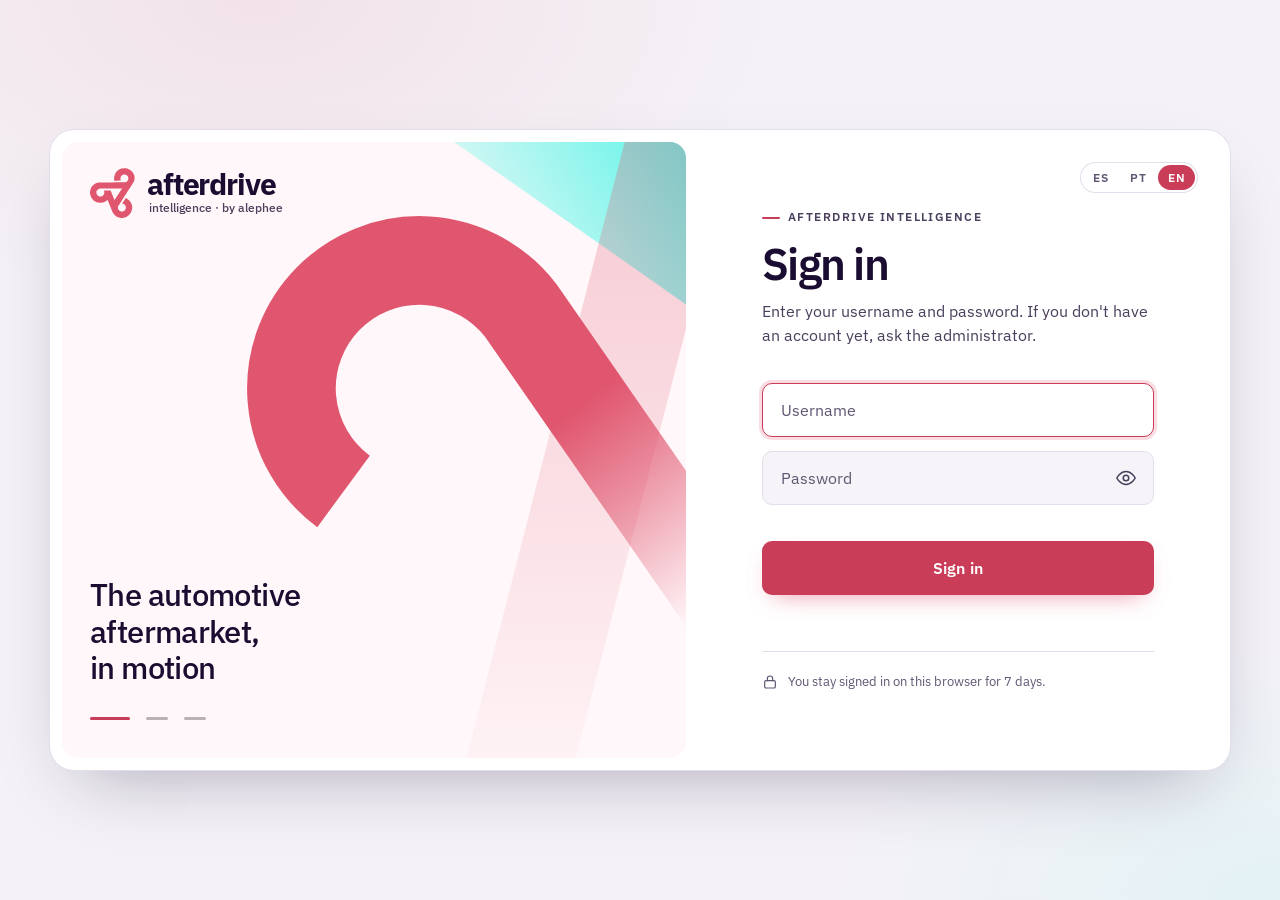
<file: express/src/public/login.html>
<!DOCTYPE html>
<html lang="es">
<head>
  <meta charset="UTF-8" />
  <meta name="viewport" content="width=device-width, initial-scale=1.0" />
  <title>Entrar · AfterDrive Intelligence</title>
  <!-- Ícono de Alephee en la pestaña: inline para que también cargue en el login, sin sesión. -->
  <link rel="icon" type="image/svg+xml" href="data:image/svg+xml,%3Csvg xmlns='http://www.w3.org/2000/svg' viewBox='0 0 144 161'%3E%3Cpath fill='%23E0566F' d='M98.7 160.7C98.4 160.5 97.4 160.2 96.3 160.1C95.2 159.9 93.9 159.6 93.2 159.4C92.6 159.2 92.0 159.0 91.8 159.0C91.6 159.0 91.1 158.8 90.5 158.5C90.0 158.2 89.4 158.0 89.3 158.0C89.1 158.0 87.8 157.4 85.6 156.2C83.8 155.2 80.2 152.4 78.6 150.7C77.5 149.6 75.9 147.6 74.9 146.1C74.6 145.7 74.0 144.6 73.4 143.5C72.8 142.4 72.3 141.4 72.2 141.3C72.1 141.2 72.0 141.0 72.0 140.8C72.0 140.6 71.8 140.1 71.5 139.5C71.2 139.0 71.0 138.3 71.0 138.1C71.0 137.9 70.8 137.3 70.5 136.8C70.2 136.2 70.0 135.7 70.0 135.5C70.0 135.3 69.8 134.8 69.6 134.5C69.4 134.1 69.1 133.5 69.0 133.0C68.9 132.5 68.6 131.9 68.4 131.5C68.2 131.2 68.0 130.7 68.0 130.5C68.0 130.3 67.8 129.8 67.6 129.4C67.2 128.8 66.9 128.0 66.1 125.6C65.9 125.1 65.6 124.6 65.5 124.4C65.4 124.3 65.1 123.6 64.9 122.9C64.6 122.2 64.3 121.2 64.1 120.7C63.9 120.2 63.6 119.6 63.5 119.4C63.3 119.2 63.2 118.8 63.1 118.5C63.0 118.2 62.7 117.5 62.5 117.0C62.2 116.4 62.0 115.9 62.0 115.8C62.0 115.6 61.8 115.1 61.5 114.5C61.2 114.0 61.0 113.4 61.0 113.2C61.0 113.1 60.8 112.5 60.5 112.0C60.2 111.5 60.0 110.9 60.0 110.8C60.0 110.6 59.8 110.1 59.5 109.5C58.8 108.0 58.1 106.2 57.9 105.5C57.8 105.2 57.7 104.8 57.5 104.6C57.4 104.4 57.2 104.0 57.1 103.7C56.9 103.0 56.4 102.8 55.9 103.4C55.3 104.2 52.5 106.4 51.1 107.2C49.7 108.0 45.8 110.0 45.5 110.0C45.4 110.0 44.8 110.2 44.1 110.5C43.4 110.8 42.7 111.0 42.4 111.0C42.2 111.0 41.5 111.2 40.9 111.4C40.1 111.7 38.7 111.9 36.3 112.0C29.8 112.5 24.4 111.7 19.7 109.5C19.2 109.2 18.5 108.9 18.2 108.8C14.2 106.9 9.2 102.5 6.3 98.3C3.7 94.5 1.5 89.3 1.1 86.1C0.9 84.4 0.4 82.1 0.2 81.9C-0.1 81.6 -0.0 76.2 0.3 75.7C0.4 75.5 0.5 75.2 0.5 75.1C0.4 74.9 0.5 74.4 0.7 74.0C0.9 73.6 1.0 72.8 1.0 72.3C1.0 71.8 1.2 70.7 1.5 69.9C1.8 69.0 2.0 68.2 2.0 68.0C2.0 67.7 2.4 66.9 3.8 63.9C5.1 61.4 5.1 61.3 6.2 59.8C7.5 58.2 8.9 56.5 9.8 55.7C10.2 55.4 10.7 54.9 11.0 54.6C11.6 54.0 13.7 52.3 15.0 51.5C15.5 51.2 16.1 50.8 16.4 50.6C19.0 48.9 24.0 47.2 27.3 47.0C28.5 46.9 29.8 46.7 30.1 46.6C30.5 46.5 47.1 46.4 71.7 46.4C101.5 46.4 113.0 46.3 113.7 46.2C114.8 45.9 116.9 45.0 118.1 44.2C121.4 42.0 123.7 37.5 123.5 33.6C123.4 31.7 122.9 29.4 122.4 28.5C122.2 28.1 122.0 27.6 122.0 27.5C122.0 27.3 121.6 26.7 121.1 26.0C119.7 24.2 117.7 22.8 114.5 21.6C113.1 21.0 110.0 20.8 108.2 21.2C105.2 21.7 102.5 23.3 100.9 25.4C99.9 26.7 99.0 28.3 99.0 28.6C99.0 28.8 98.8 29.5 98.5 30.2C98.0 31.3 98.0 31.7 98.0 33.8C98.0 36.2 98.0 36.4 99.0 38.9C99.3 39.8 99.5 40.6 99.4 40.6C99.3 40.7 94.6 40.8 88.9 40.8L78.5 40.7L78.3 40.2C78.1 39.8 77.6 34.9 77.6 33.6C77.6 32.1 78.1 27.9 78.3 27.0C78.5 26.4 78.7 25.4 78.9 24.8C79.3 23.3 80.3 20.5 80.7 20.0C80.9 19.7 81.0 19.3 81.0 19.1C81.0 18.9 81.2 18.4 81.5 18.0C81.8 17.6 82.0 17.2 82.0 17.1C82.0 17.0 82.2 16.7 82.5 16.3C82.7 16.0 83.0 15.6 83.1 15.4C83.8 14.2 84.9 12.8 85.4 12.1C86.9 10.5 88.3 9.1 89.4 8.2C90.8 7.0 93.7 5.0 94.1 5.0C94.2 5.0 94.6 4.8 95.0 4.5C95.4 4.2 95.8 4.0 96.0 4.0C96.2 4.0 96.6 3.8 97.0 3.5C97.4 3.2 97.9 3.0 98.1 3.0C98.3 3.0 98.9 2.8 99.3 2.6C102.3 1.3 108.3 0.6 113.6 1.0C116.6 1.2 121.1 2.1 121.7 2.6C121.8 2.7 122.3 2.9 122.8 3.0C124.7 3.5 129.1 6.0 131.5 7.9C133.1 9.1 135.1 11.2 136.5 12.8C138.0 14.6 140.0 17.6 140.0 18.0C140.0 18.2 140.2 18.6 140.5 19.0C140.8 19.4 141.0 19.8 141.0 20.0C141.0 20.1 141.2 20.7 141.5 21.3C142.3 23.0 142.8 24.8 143.0 26.6C143.1 27.5 143.3 28.4 143.4 28.7C143.5 29.0 143.5 29.5 143.5 29.8C143.4 30.1 143.5 30.4 143.7 30.7C144.1 31.1 144.1 32.9 143.7 33.3C143.5 33.6 143.4 33.9 143.5 34.5C143.6 35.0 143.5 35.5 143.4 35.8C143.3 36.1 143.1 36.9 143.0 37.6C142.7 39.6 141.2 44.2 140.5 45.0C140.4 45.2 140.1 45.6 140.0 46.0C139.9 46.5 139.7 46.8 139.6 46.8C139.5 46.8 139.2 47.1 139.0 47.5C138.8 48.0 138.3 48.7 138.0 49.1C137.7 49.6 137.1 50.7 136.5 51.5C136.0 52.4 135.2 53.6 134.8 54.2C134.4 54.8 134.0 55.4 134.0 55.5C134.0 55.6 133.8 55.9 133.6 56.2C133.3 56.5 132.9 57.1 132.7 57.4C132.5 57.8 132.1 58.4 131.9 58.8C131.6 59.2 131.3 59.8 131.1 60.1C130.9 60.4 130.6 60.8 130.4 61.0C130.2 61.2 130.0 61.5 130.0 61.6C130.0 61.7 129.5 62.5 129.0 63.4C128.4 64.2 127.7 65.3 127.4 65.8C127.1 66.2 126.7 66.9 126.5 67.2C126.2 67.5 126.0 67.8 126.0 67.9C126.0 68.0 125.8 68.4 125.5 68.7C125.2 69.1 125.0 69.4 125.0 69.5C125.0 69.6 124.8 69.9 124.5 70.2C124.2 70.6 124.0 70.9 124.0 71.1C124.0 71.2 123.8 71.6 123.6 71.9C123.3 72.1 122.8 72.8 122.5 73.3C122.2 73.9 121.3 75.3 120.4 76.6C119.0 78.8 118.4 79.8 117.5 81.2C117.3 81.6 116.9 82.2 116.7 82.5C116.5 82.8 116.2 83.2 116.1 83.4C116.0 83.6 115.7 84.0 115.5 84.3C115.2 84.7 115.0 85.0 115.0 85.2C115.0 85.3 114.8 85.6 114.6 85.9C114.3 86.1 113.8 86.8 113.5 87.3C113.2 87.9 112.5 88.9 112.0 89.7C111.5 90.5 111.0 91.3 110.8 91.6C110.6 91.9 110.1 92.7 109.7 93.3C109.3 94.0 108.7 94.8 108.5 95.2C108.3 95.6 107.9 96.2 107.7 96.5C107.1 97.4 106.5 98.4 106.1 99.2C105.9 99.5 105.7 99.8 105.6 99.8C105.5 99.8 105.3 100.1 105.1 100.5C104.9 100.8 104.3 101.7 103.8 102.5C103.3 103.3 102.7 104.2 102.5 104.6C102.3 105.0 101.9 105.6 101.7 105.9C101.5 106.2 101.2 106.6 101.1 106.8C101.0 107.0 100.7 107.4 100.5 107.7C100.3 108.0 100.0 108.4 99.9 108.6C99.8 108.8 99.5 109.2 99.3 109.5C99.1 109.8 98.7 110.4 98.5 110.9C97.3 112.7 97.0 113.3 95.5 115.6C94.6 116.9 93.4 118.6 92.8 119.3C91.3 121.3 90.2 123.7 90.0 125.7C89.7 127.8 90.0 130.7 90.6 131.9C90.8 132.3 91.0 132.8 91.0 133.0C91.0 133.4 92.3 135.3 93.4 136.3C94.3 137.3 96.7 139.0 97.1 139.0C97.2 139.0 97.7 139.2 98.1 139.4C99.1 140.0 99.9 140.2 102.3 140.4C104.4 140.6 106.0 140.3 108.0 139.3C110.1 138.2 113.1 135.2 114.4 132.8C114.8 131.9 115.8 128.5 115.8 127.6C115.8 126.8 114.8 123.2 114.3 122.3C113.5 120.9 111.7 118.5 110.8 117.8C109.3 116.4 106.8 115.2 105.1 115.0C104.2 114.9 104.1 114.8 104.0 114.4C104.0 114.1 104.1 113.8 104.4 113.5C104.7 113.2 106.9 109.9 108.5 107.4C108.9 106.7 109.1 106.4 110.3 104.7C111.6 102.7 111.7 102.5 111.9 102.2C112.0 102.0 112.3 101.6 112.5 101.3C113.0 100.6 113.2 100.2 113.7 99.4C114.5 98.2 115.4 97.0 115.7 97.0C115.8 97.0 116.2 97.2 116.4 97.4C116.7 97.6 117.5 98.0 118.3 98.4C119.1 98.8 119.9 99.3 120.2 99.5C120.5 99.7 121.2 100.1 121.7 100.5C123.6 101.7 125.6 103.6 127.5 105.8C129.4 108.0 131.0 110.2 131.0 110.5C131.0 110.6 131.1 110.8 131.3 111.0C131.5 111.2 132.5 113.0 133.5 115.3C134.1 116.6 134.9 119.4 135.2 121.0C135.3 121.7 135.5 122.8 135.6 123.3C135.9 124.8 135.7 132.1 135.3 133.1C135.2 133.5 135.0 134.2 135.0 134.6C135.0 136.7 131.7 144.1 129.5 146.8C129.3 147.1 128.8 147.7 128.5 148.1C126.7 150.5 123.1 153.7 120.5 155.4C118.8 156.5 118.0 157.0 117.9 157.0C117.9 157.0 117.0 157.4 115.9 157.9C113.8 158.9 110.5 160.0 109.5 160.0C109.1 160.0 108.2 160.2 107.5 160.5C106.2 161.0 105.8 161.0 102.6 161.0C99.8 161.0 99.0 160.9 98.7 160.7ZM79.7 102.1C79.9 101.9 80.0 101.7 80.0 101.6C80.0 101.5 80.2 101.1 80.5 100.8C80.7 100.5 81.1 99.9 81.3 99.6C81.5 99.2 81.8 98.7 82.0 98.5C82.2 98.3 82.5 97.8 82.7 97.4C82.9 97.1 83.3 96.5 83.6 96.2C83.8 95.9 84.0 95.6 84.0 95.5C84.0 95.3 84.9 93.9 85.5 93.1C85.7 92.9 86.1 92.2 86.5 91.6C86.9 91.0 87.3 90.3 87.5 90.1C87.7 89.9 88.1 89.2 88.4 88.7C88.8 88.2 90.2 86.0 91.6 83.9C92.9 81.8 94.3 79.8 94.5 79.4C94.9 78.7 95.1 78.4 96.3 76.7C97.6 74.7 97.7 74.5 97.9 74.2C98.0 74.0 98.3 73.6 98.5 73.3C98.8 72.9 99.0 72.6 99.0 72.5C99.0 72.4 99.2 72.1 99.5 71.8C99.7 71.5 100.1 70.9 100.3 70.6C100.5 70.2 100.8 69.7 101.0 69.5C101.2 69.3 101.5 68.8 101.7 68.5C101.9 68.2 102.2 67.7 102.4 67.4C102.6 67.1 102.8 66.7 102.8 66.5C102.8 66.2 99.2 66.2 67.5 66.2C47.4 66.2 32.0 66.3 31.8 66.4C31.5 66.5 30.8 66.7 30.2 66.8C27.2 67.5 23.8 70.0 22.1 72.8C22.0 73.0 21.7 73.3 21.5 73.6C21.4 73.9 21.0 75.0 20.8 76.0C20.4 77.8 20.5 79.6 21.0 82.2C21.4 84.2 22.6 86.5 24.1 88.1C25.1 89.3 27.5 91.0 28.1 91.0C28.2 91.0 28.9 91.2 29.5 91.4C30.5 91.8 31.1 91.9 33.3 91.9C35.5 91.8 36.1 91.8 37.4 91.3C38.2 91.0 39.1 90.6 39.4 90.4C39.7 90.2 40.0 90.0 40.1 90.0C40.6 90.0 43.4 87.3 44.0 86.2C44.2 85.8 44.5 85.3 44.7 85.0C44.9 84.7 45.2 83.9 45.5 83.1C46.0 81.8 46.1 81.4 46.1 79.1C46.1 76.3 46.1 76.7 44.7 73.2C44.5 72.9 44.4 72.5 44.5 72.4C44.6 72.3 48.9 72.2 55.2 72.2L65.8 72.2L66.3 72.7C66.6 72.9 67.0 73.6 67.2 74.3C67.4 75.0 67.8 75.9 67.9 76.4C68.1 76.9 68.4 77.4 68.5 77.6C68.6 77.7 68.9 78.4 69.1 79.1C69.4 79.8 69.7 80.8 69.9 81.3C70.1 81.9 70.4 82.4 70.5 82.6C70.7 82.8 70.8 83.2 70.9 83.5C71.0 83.8 71.3 84.5 71.5 85.0C71.8 85.6 72.0 86.1 72.0 86.2C72.0 86.4 72.2 87.0 72.5 87.5C72.8 88.1 73.0 88.6 73.0 88.8C73.0 88.9 73.2 89.5 73.5 90.0C73.8 90.5 74.0 91.1 74.0 91.2C74.0 91.4 74.2 91.9 74.5 92.5C75.3 94.1 76.0 95.9 76.0 96.2C76.0 96.3 76.2 96.8 76.4 97.2C76.6 97.6 76.9 98.3 77.1 98.8C77.4 99.7 78.1 101.7 78.3 102.2C78.4 102.5 79.3 102.5 79.7 102.1Z'/%3E%3C/svg%3E">
  <link rel="preconnect" href="https://fonts.googleapis.com">
  <link rel="preconnect" href="https://fonts.gstatic.com" crossorigin>
  <link href="https://fonts.googleapis.com/css2?family=IBM+Plex+Sans:wght@400;500;600;700&display=swap" rel="stylesheet">
  <script>
    (function () {
      var t = null;
      try { t = localStorage.getItem("ad-theme"); } catch (e) {}
      if (!t) t = window.matchMedia && window.matchMedia("(prefers-color-scheme: dark)").matches ? "dark" : "light";
      document.documentElement.setAttribute("data-theme", t);
    })();
  </script>
  <style>
    /* Paleta de Alephee (rosa, violeta oscuro y turquesa), con una
       ilustración de la marca a la izquierda. Sigue el tema claro/oscuro del dashboard (misma clave en
       localStorage), y el logo se adapta a los dos. */
    :root,
    [data-theme="light"] {
      --fondo: #F4F2F7;
      --marco: #FFFFFF;
      --linea: #E3DEEB;
      --campo: #F6F4F9;
      --campo-borde: #E3DEEB;
      --campo-borde-hover: #BDB3CC;
      --campo-foco: #FFFFFF;
      --marca: #C93D58;
      --marca-hover: #B5324C;
      --marca-rgb: 224, 86, 111;
      --sobre-marca: #FFFFFF;
      --turquesa-rgb: 77, 245, 230;
      --err: #B83232;
      --aviso: #94600A;
      --text-hi: #1B0D31;
      --text-mid: #4A3F5C;
      --text-lo: #615672;
      --escena-fondo: #FFF7F9;
      --escena-texto: #1B0D31;
      --escena-sub: #4A3F5C;
      --logo-fondo: #FFFFFF;
      --logo-texto: #1B0D31;
      --logo-borde: #E3DEEB;
      --sombra: 0 0 0 1px var(--linea), 0 30px 70px -30px rgba(27, 13, 49, 0.35);
      color-scheme: light;
    }
    [data-theme="dark"] {
      --fondo: #140C22;
      --marco: #1E1430;
      --linea: #33264A;
      --campo: #180F28;
      --campo-borde: #33264A;
      --campo-borde-hover: #4D3D68;
      --campo-foco: #180F28;
      --marca: #E0566F;
      --marca-hover: #E8758A;
      --marca-rgb: 224, 86, 111;
      --sobre-marca: #1B0D31;
      --turquesa-rgb: 77, 245, 230;
      --err: #FF8585;
      --aviso: #F2BE5C;
      --text-hi: #EEEAF5;
      --text-mid: #C2BAD3;
      --text-lo: #A398B8;
      --escena-fondo: #1B0D31;
      --escena-texto: #FFFFFF;
      --escena-sub: rgba(255, 255, 255, 0.72);
      --logo-fondo: #1B0D31;
      --logo-texto: #FFFFFF;
      --logo-borde: rgba(255, 255, 255, 0.12);
      --sombra: 0 0 0 1px var(--linea), 0 40px 90px -30px rgba(0, 0, 0, 0.7);
      color-scheme: dark;
    }
    :root {
      --font: 'IBM Plex Sans', system-ui, sans-serif;
      --ease-out: cubic-bezier(0.22, 1, 0.36, 1);
    }

    *, *::before, *::after { box-sizing: border-box; margin: 0; padding: 0; }

    html { background: var(--fondo); }

    body {
      background:
        radial-gradient(60% 50% at 20% 0%, rgba(var(--marca-rgb), 0.10), transparent 70%),
        radial-gradient(50% 40% at 100% 100%, rgba(var(--turquesa-rgb), 0.10), transparent 70%),
        var(--fondo);
      color: var(--text-hi);
      font-family: var(--font);
      font-size: 0.9375rem;
      line-height: 1.55;
      min-height: 100dvh;
      display: grid;
      place-items: center;
      padding: 32px 24px;
      -webkit-font-smoothing: antialiased;
    }

    :focus { outline: none; }
    :focus-visible { outline: 2px solid var(--marca); outline-offset: 3px; }

    .sr { position: absolute; width: 1px; height: 1px; overflow: hidden; clip: rect(0 0 0 0); white-space: nowrap; }

    /* ── Marco ─────────────────────────────────────────────────────────── */
    .marco {
      width: 100%;
      max-width: 1180px;
      min-height: min(640px, calc(100dvh - 64px));
      display: grid;
      grid-template-columns: minmax(0, 1.2fr) minmax(0, 1fr);
      gap: 12px;
      padding: 12px;
      border-radius: 24px;
      background: var(--marco);
      box-shadow: var(--sombra);
      animation: aparecer 600ms var(--ease-out) both;
    }

    /* ── Ilustración de la marca (izquierda) ───────────────────────────────
       Formas del banner de Alephee: una cinta rosa ancha que se curva como
       el rulo del logo y se desvanece, una franja rosa translúcida y una cuña
       turquesa. Es SVG inline: no se descarga nada antes de tener sesión. */
    .escena {
      position: relative;
      overflow: hidden;
      border-radius: 16px;
      display: flex;
      flex-direction: column;
      justify-content: space-between;
      padding: 26px 28px 28px;
      color: var(--escena-texto);
      background: var(--escena-fondo);
      isolation: isolate;
    }
    .escena-arte { position: absolute; inset: 0; width: 100%; height: 100%; z-index: -1; }
    .arte-cinta { animation: cintaEntra 1.2s var(--ease-out) both; transform-origin: 300px 330px; }
    .arte-franja { animation: franjaEntra 1.4s 0.15s var(--ease-out) both; }
    .arte-cuna { animation: cunaBrilla 7s ease-in-out infinite alternate; }

    .marca { display: flex; align-items: center; gap: 12px; }
    /* Isologo: el ícono original de Alephee con "afterdrive" y la bajada. */
    .logo { height: 50px; flex-shrink: 0; color: #E0566F; }
    .logo svg { display: block; height: 100%; width: auto; animation: logoGira 1.2s var(--ease-out) both; }
    .marca-nombre { font-weight: 700; font-size: 1.9rem; letter-spacing: -0.035em; line-height: 0.85; }
    .marca-nombre span { display: block; margin-top: 5px; padding-left: 2px; font-weight: 500; font-size: 0.72rem; color: var(--escena-sub); letter-spacing: 0; line-height: 1.1; }

    .lema-frases { display: grid; max-width: 30ch; }
    .lema-frases p {
      grid-area: 1 / 1;
      font-size: clamp(1.45rem, 2.4vw, 2rem);
      font-weight: 500;
      line-height: 1.18;
      letter-spacing: -0.02em;
      text-wrap: balance;
      opacity: 0;
      transform: translateY(10px);
      transition: opacity 500ms var(--ease-out), transform 500ms var(--ease-out);
    }
    .lema-frases p.activa { opacity: 1; transform: none; }
    .lema-puntos { display: flex; gap: 4px; margin: 20px 0 0 -6px; }
    .lema-puntos button {
      width: 34px; height: 24px;
      border: 0;
      background: none;
      cursor: pointer;
      display: grid; place-items: center;
      padding: 0 6px;
    }
    .lema-puntos button::before {
      content: '';
      width: 100%; height: 3px;
      border-radius: 3px;
      background: color-mix(in srgb, currentColor 28%, transparent);
      transition: background 300ms;
    }
    .lema-puntos button[aria-current="true"] { width: 52px; }
    .lema-puntos button[aria-current="true"]::before { background: var(--marca); }

    /* ── Acceso (derecha) ──────────────────────────────────────────────── */
    .acceso {
      display: flex;
      flex-direction: column;
      justify-content: center;
      padding: 48px clamp(28px, 5vw, 72px);
    }
    .acceso > * { animation: subir 600ms var(--ease-out) both; }
    .acceso > :nth-child(2) { animation-delay: 70ms; }
    .acceso > :nth-child(3) { animation-delay: 140ms; }
    .acceso > :nth-child(4) { animation-delay: 210ms; }
    .acceso > :nth-child(5) { animation-delay: 280ms; }

    .etiqueta {
      display: inline-flex; align-items: center; gap: 8px;
      font-size: 0.75rem; font-weight: 600;
      letter-spacing: 0.12em; text-transform: uppercase;
      color: var(--text-mid);
    }
    .etiqueta::before { content: ''; width: 18px; height: 2px; border-radius: 2px; background: var(--marca); }

    h1 {
      margin-top: 14px;
      font-size: clamp(2rem, 3.4vw, 2.75rem);
      font-weight: 600;
      letter-spacing: -0.035em;
      line-height: 1.05;
    }
    .sub { margin-top: 12px; color: var(--text-mid); font-size: 0.975rem; max-width: 42ch; }

    form { display: grid; gap: 14px; margin-top: 36px; }

    .campo { position: relative; }
    input {
      width: 100%;
      min-height: 54px;
      padding: 14px 18px;
      border: 1px solid var(--campo-borde);
      border-radius: 10px;
      background: var(--campo);
      color: var(--text-hi);
      font-family: var(--font);
      font-size: 1rem;
      transition: border-color 160ms, background 160ms, box-shadow 160ms;
    }
    input::placeholder { color: var(--text-lo); opacity: 1; }
    input:hover { border-color: var(--campo-borde-hover); }
    input:focus { border-color: var(--marca); background: var(--campo-foco); box-shadow: 0 0 0 3px rgba(var(--marca-rgb), 0.2); }
    input:focus-visible { outline: none; }
    .campo-clave input { padding-right: 56px; }
    /* Edge agrega su propio ojo al campo de contraseña; usamos solo el nuestro. */
    .campo-clave input::-ms-reveal, .campo-clave input::-ms-clear { display: none; }

    .ojo {
      position: absolute; top: 50%; right: 8px;
      width: 40px; height: 40px;
      transform: translateY(-50%);
      border: 0;
      border-radius: 8px;
      background: none;
      color: var(--text-mid);
      display: grid; place-items: center;
      cursor: pointer;
    }
    .ojo:hover { color: var(--text-hi); }
    .ojo svg { width: 22px; height: 22px; }
    .ojo[aria-pressed="true"] .ojo-abierto, .ojo[aria-pressed="false"] .ojo-tachado { display: none; }

    .mayus { min-height: 1.3em; margin: -8px 0 -10px; font-size: 0.8125rem; color: var(--aviso); }

    .entrar {
      min-height: 54px;
      margin-top: 8px;
      padding: 12px 20px;
      border: 0;
      border-radius: 10px;
      background: var(--marca);
      color: var(--sobre-marca);
      font-family: var(--font);
      font-size: 1rem;
      font-weight: 600;
      letter-spacing: 0.01em;
      cursor: pointer;
      transition: background 160ms, transform 160ms var(--ease-out), box-shadow 160ms;
      box-shadow: 0 10px 24px -12px rgba(var(--marca-rgb), 0.7);
    }
    .entrar:hover { background: var(--marca-hover); }
    .entrar:active { transform: scale(0.99); }
    .entrar:disabled { cursor: progress; opacity: 0.75; }

    .error { min-height: 1.4em; font-size: 0.875rem; font-weight: 500; color: var(--err); }

    .nota {
      display: flex; align-items: center; gap: 10px;
      margin-top: 22px; padding-top: 20px;
      border-top: 1px solid var(--linea);
      color: var(--text-lo);
      font-size: 0.8125rem;
    }
    .nota svg { width: 16px; height: 16px; flex-shrink: 0; }

    @keyframes aparecer { from { opacity: 0; transform: translateY(14px) scale(0.99); } }
    @keyframes subir { from { opacity: 0; transform: translateY(12px); } }
    @keyframes cintaEntra { from { opacity: 0; transform: rotate(-24deg) scale(0.92); } }
    @keyframes franjaEntra { from { opacity: 0; transform: translateX(60px); } }
    @keyframes cunaBrilla { to { opacity: 0.6; } }
    @keyframes logoGira { from { transform: rotate(-120deg); opacity: 0; } }

    /* ── Pantallas chicas: la imagen pasa a ser una franja arriba ──────── */
    @media (max-width: 860px) {
      body { padding: 16px; place-items: start center; }
      .marco { grid-template-columns: minmax(0, 1fr); min-height: 0; max-width: 560px; }
      .escena { min-height: 260px; padding: 18px 18px 16px; }
      /* La ilustración se corre a la derecha para dejar libres el logo y la frase. */
      .escena-arte { left: auto; right: -32%; width: 82%; }
      .lema-frases { max-width: 62%; }
      .lema-frases p { font-size: 1.25rem; }
      .lema-puntos { margin-top: 10px; }
      .acceso { padding: 28px 16px 28px; }
      form { margin-top: 26px; }
    }

    /* Idioma: se elige acá, antes de entrar (y antes del recorrido guiado). */
    .acceso { position: relative; }
    .idiomas { position: absolute; top: 20px; right: 20px; display: flex; gap: 2px; padding: 3px; border-radius: 999px; box-shadow: inset 0 0 0 1px var(--linea); animation: none; }
    .idiomas button {
      padding: 5px 10px; border: 0; border-radius: 999px;
      background: transparent; color: var(--text-lo); cursor: pointer;
      font-family: var(--font); font-size: 0.72rem; font-weight: 600; letter-spacing: 0.04em;
    }
    .idiomas button:hover { color: var(--text-hi); }
    .idiomas button[aria-pressed="true"] { background: var(--marca); color: var(--sobre-marca); }
    @media (max-width: 860px) { .idiomas { position: static; align-self: flex-end; margin-bottom: 16px; } }

    @media (prefers-reduced-motion: reduce) {
      *, *::before, *::after { animation: none !important; transition: none !important; }
    }
  </style>
</head>
<body>
  <div class="marco">
    <section class="escena" aria-label="AfterDrive Intelligence">
      <svg class="escena-arte" viewBox="0 0 600 700" preserveAspectRatio="xMidYMid slice" aria-hidden="true" focusable="false">
        <defs>
          <linearGradient id="g-cinta" x1="0" y1="0" x2="1" y2="1">
            <stop offset="0" stop-color="#E0566F"/>
            <stop offset="0.55" stop-color="#E0566F"/>
            <stop offset="1" stop-color="#E0566F" stop-opacity="0"/>
          </linearGradient>
          <linearGradient id="g-franja" x1="0" y1="0" x2="0" y2="1">
            <stop offset="0" stop-color="#E0566F" stop-opacity="0.32"/>
            <stop offset="1" stop-color="#E0566F" stop-opacity="0"/>
          </linearGradient>
          <linearGradient id="g-cuna" x1="1" y1="0" x2="0" y2="0.4">
            <stop offset="0" stop-color="#4DF5E6"/>
            <stop offset="1" stop-color="#4DF5E6" stop-opacity="0"/>
          </linearGradient>
        </defs>
        <path class="arte-cuna" d="M600 0 H300 L600 210 Z" fill="url(#g-cuna)"/>
        <path class="arte-franja" d="M560 -20 H665 L475 720 H370 Z" fill="url(#g-franja)"/>
        <g transform="translate(110 -30) scale(0.82)"><path class="arte-cinta" d="M196 512 A150 150 0 1 1 404 300 L640 640" fill="none" stroke="url(#g-cinta)" stroke-width="104"/></g>
      </svg>
      <div class="marca">
        <div class="logo"><svg viewBox="0 0 144 161" aria-hidden="true" focusable="false"><path fill="currentColor" d="M98.7 160.7C98.4 160.5 97.4 160.2 96.3 160.1C95.2 159.9 93.9 159.6 93.2 159.4C92.6 159.2 92.0 159.0 91.8 159.0C91.6 159.0 91.1 158.8 90.5 158.5C90.0 158.2 89.4 158.0 89.3 158.0C89.1 158.0 87.8 157.4 85.6 156.2C83.8 155.2 80.2 152.4 78.6 150.7C77.5 149.6 75.9 147.6 74.9 146.1C74.6 145.7 74.0 144.6 73.4 143.5C72.8 142.4 72.3 141.4 72.2 141.3C72.1 141.2 72.0 141.0 72.0 140.8C72.0 140.6 71.8 140.1 71.5 139.5C71.2 139.0 71.0 138.3 71.0 138.1C71.0 137.9 70.8 137.3 70.5 136.8C70.2 136.2 70.0 135.7 70.0 135.5C70.0 135.3 69.8 134.8 69.6 134.5C69.4 134.1 69.1 133.5 69.0 133.0C68.9 132.5 68.6 131.9 68.4 131.5C68.2 131.2 68.0 130.7 68.0 130.5C68.0 130.3 67.8 129.8 67.6 129.4C67.2 128.8 66.9 128.0 66.1 125.6C65.9 125.1 65.6 124.6 65.5 124.4C65.4 124.3 65.1 123.6 64.9 122.9C64.6 122.2 64.3 121.2 64.1 120.7C63.9 120.2 63.6 119.6 63.5 119.4C63.3 119.2 63.2 118.8 63.1 118.5C63.0 118.2 62.7 117.5 62.5 117.0C62.2 116.4 62.0 115.9 62.0 115.8C62.0 115.6 61.8 115.1 61.5 114.5C61.2 114.0 61.0 113.4 61.0 113.2C61.0 113.1 60.8 112.5 60.5 112.0C60.2 111.5 60.0 110.9 60.0 110.8C60.0 110.6 59.8 110.1 59.5 109.5C58.8 108.0 58.1 106.2 57.9 105.5C57.8 105.2 57.7 104.8 57.5 104.6C57.4 104.4 57.2 104.0 57.1 103.7C56.9 103.0 56.4 102.8 55.9 103.4C55.3 104.2 52.5 106.4 51.1 107.2C49.7 108.0 45.8 110.0 45.5 110.0C45.4 110.0 44.8 110.2 44.1 110.5C43.4 110.8 42.7 111.0 42.4 111.0C42.2 111.0 41.5 111.2 40.9 111.4C40.1 111.7 38.7 111.9 36.3 112.0C29.8 112.5 24.4 111.7 19.7 109.5C19.2 109.2 18.5 108.9 18.2 108.8C14.2 106.9 9.2 102.5 6.3 98.3C3.7 94.5 1.5 89.3 1.1 86.1C0.9 84.4 0.4 82.1 0.2 81.9C-0.1 81.6 -0.0 76.2 0.3 75.7C0.4 75.5 0.5 75.2 0.5 75.1C0.4 74.9 0.5 74.4 0.7 74.0C0.9 73.6 1.0 72.8 1.0 72.3C1.0 71.8 1.2 70.7 1.5 69.9C1.8 69.0 2.0 68.2 2.0 68.0C2.0 67.7 2.4 66.9 3.8 63.9C5.1 61.4 5.1 61.3 6.2 59.8C7.5 58.2 8.9 56.5 9.8 55.7C10.2 55.4 10.7 54.9 11.0 54.6C11.6 54.0 13.7 52.3 15.0 51.5C15.5 51.2 16.1 50.8 16.4 50.6C19.0 48.9 24.0 47.2 27.3 47.0C28.5 46.9 29.8 46.7 30.1 46.6C30.5 46.5 47.1 46.4 71.7 46.4C101.5 46.4 113.0 46.3 113.7 46.2C114.8 45.9 116.9 45.0 118.1 44.2C121.4 42.0 123.7 37.5 123.5 33.6C123.4 31.7 122.9 29.4 122.4 28.5C122.2 28.1 122.0 27.6 122.0 27.5C122.0 27.3 121.6 26.7 121.1 26.0C119.7 24.2 117.7 22.8 114.5 21.6C113.1 21.0 110.0 20.8 108.2 21.2C105.2 21.7 102.5 23.3 100.9 25.4C99.9 26.7 99.0 28.3 99.0 28.6C99.0 28.8 98.8 29.5 98.5 30.2C98.0 31.3 98.0 31.7 98.0 33.8C98.0 36.2 98.0 36.4 99.0 38.9C99.3 39.8 99.5 40.6 99.4 40.6C99.3 40.7 94.6 40.8 88.9 40.8L78.5 40.7L78.3 40.2C78.1 39.8 77.6 34.9 77.6 33.6C77.6 32.1 78.1 27.9 78.3 27.0C78.5 26.4 78.7 25.4 78.9 24.8C79.3 23.3 80.3 20.5 80.7 20.0C80.9 19.7 81.0 19.3 81.0 19.1C81.0 18.9 81.2 18.4 81.5 18.0C81.8 17.6 82.0 17.2 82.0 17.1C82.0 17.0 82.2 16.7 82.5 16.3C82.7 16.0 83.0 15.6 83.1 15.4C83.8 14.2 84.9 12.8 85.4 12.1C86.9 10.5 88.3 9.1 89.4 8.2C90.8 7.0 93.7 5.0 94.1 5.0C94.2 5.0 94.6 4.8 95.0 4.5C95.4 4.2 95.8 4.0 96.0 4.0C96.2 4.0 96.6 3.8 97.0 3.5C97.4 3.2 97.9 3.0 98.1 3.0C98.3 3.0 98.9 2.8 99.3 2.6C102.3 1.3 108.3 0.6 113.6 1.0C116.6 1.2 121.1 2.1 121.7 2.6C121.8 2.7 122.3 2.9 122.8 3.0C124.7 3.5 129.1 6.0 131.5 7.9C133.1 9.1 135.1 11.2 136.5 12.8C138.0 14.6 140.0 17.6 140.0 18.0C140.0 18.2 140.2 18.6 140.5 19.0C140.8 19.4 141.0 19.8 141.0 20.0C141.0 20.1 141.2 20.7 141.5 21.3C142.3 23.0 142.8 24.8 143.0 26.6C143.1 27.5 143.3 28.4 143.4 28.7C143.5 29.0 143.5 29.5 143.5 29.8C143.4 30.1 143.5 30.4 143.7 30.7C144.1 31.1 144.1 32.9 143.7 33.3C143.5 33.6 143.4 33.9 143.5 34.5C143.6 35.0 143.5 35.5 143.4 35.8C143.3 36.1 143.1 36.9 143.0 37.6C142.7 39.6 141.2 44.2 140.5 45.0C140.4 45.2 140.1 45.6 140.0 46.0C139.9 46.5 139.7 46.8 139.6 46.8C139.5 46.8 139.2 47.1 139.0 47.5C138.8 48.0 138.3 48.7 138.0 49.1C137.7 49.6 137.1 50.7 136.5 51.5C136.0 52.4 135.2 53.6 134.8 54.2C134.4 54.8 134.0 55.4 134.0 55.5C134.0 55.6 133.8 55.9 133.6 56.2C133.3 56.5 132.9 57.1 132.7 57.4C132.5 57.8 132.1 58.4 131.9 58.8C131.6 59.2 131.3 59.8 131.1 60.1C130.9 60.4 130.6 60.8 130.4 61.0C130.2 61.2 130.0 61.5 130.0 61.6C130.0 61.7 129.5 62.5 129.0 63.4C128.4 64.2 127.7 65.3 127.4 65.8C127.1 66.2 126.7 66.9 126.5 67.2C126.2 67.5 126.0 67.8 126.0 67.9C126.0 68.0 125.8 68.4 125.5 68.7C125.2 69.1 125.0 69.4 125.0 69.5C125.0 69.6 124.8 69.9 124.5 70.2C124.2 70.6 124.0 70.9 124.0 71.1C124.0 71.2 123.8 71.6 123.6 71.9C123.3 72.1 122.8 72.8 122.5 73.3C122.2 73.9 121.3 75.3 120.4 76.6C119.0 78.8 118.4 79.8 117.5 81.2C117.3 81.6 116.9 82.2 116.7 82.5C116.5 82.8 116.2 83.2 116.1 83.4C116.0 83.6 115.7 84.0 115.5 84.3C115.2 84.7 115.0 85.0 115.0 85.2C115.0 85.3 114.8 85.6 114.6 85.9C114.3 86.1 113.8 86.8 113.5 87.3C113.2 87.9 112.5 88.9 112.0 89.7C111.5 90.5 111.0 91.3 110.8 91.6C110.6 91.9 110.1 92.7 109.7 93.3C109.3 94.0 108.7 94.8 108.5 95.2C108.3 95.6 107.9 96.2 107.7 96.5C107.1 97.4 106.5 98.4 106.1 99.2C105.9 99.5 105.7 99.8 105.6 99.8C105.5 99.8 105.3 100.1 105.1 100.5C104.9 100.8 104.3 101.7 103.8 102.5C103.3 103.3 102.7 104.2 102.5 104.6C102.3 105.0 101.9 105.6 101.7 105.9C101.5 106.2 101.2 106.6 101.1 106.8C101.0 107.0 100.7 107.4 100.5 107.7C100.3 108.0 100.0 108.4 99.9 108.6C99.8 108.8 99.5 109.2 99.3 109.5C99.1 109.8 98.7 110.4 98.5 110.9C97.3 112.7 97.0 113.3 95.5 115.6C94.6 116.9 93.4 118.6 92.8 119.3C91.3 121.3 90.2 123.7 90.0 125.7C89.7 127.8 90.0 130.7 90.6 131.9C90.8 132.3 91.0 132.8 91.0 133.0C91.0 133.4 92.3 135.3 93.4 136.3C94.3 137.3 96.7 139.0 97.1 139.0C97.2 139.0 97.7 139.2 98.1 139.4C99.1 140.0 99.9 140.2 102.3 140.4C104.4 140.6 106.0 140.3 108.0 139.3C110.1 138.2 113.1 135.2 114.4 132.8C114.8 131.9 115.8 128.5 115.8 127.6C115.8 126.8 114.8 123.2 114.3 122.3C113.5 120.9 111.7 118.5 110.8 117.8C109.3 116.4 106.8 115.2 105.1 115.0C104.2 114.9 104.1 114.8 104.0 114.4C104.0 114.1 104.1 113.8 104.4 113.5C104.7 113.2 106.9 109.9 108.5 107.4C108.9 106.7 109.1 106.4 110.3 104.7C111.6 102.7 111.7 102.5 111.9 102.2C112.0 102.0 112.3 101.6 112.5 101.3C113.0 100.6 113.2 100.2 113.7 99.4C114.5 98.2 115.4 97.0 115.7 97.0C115.8 97.0 116.2 97.2 116.4 97.4C116.7 97.6 117.5 98.0 118.3 98.4C119.1 98.8 119.9 99.3 120.2 99.5C120.5 99.7 121.2 100.1 121.7 100.5C123.6 101.7 125.6 103.6 127.5 105.8C129.4 108.0 131.0 110.2 131.0 110.5C131.0 110.6 131.1 110.8 131.3 111.0C131.5 111.2 132.5 113.0 133.5 115.3C134.1 116.6 134.9 119.4 135.2 121.0C135.3 121.7 135.5 122.8 135.6 123.3C135.9 124.8 135.7 132.1 135.3 133.1C135.2 133.5 135.0 134.2 135.0 134.6C135.0 136.7 131.7 144.1 129.5 146.8C129.3 147.1 128.8 147.7 128.5 148.1C126.7 150.5 123.1 153.7 120.5 155.4C118.8 156.5 118.0 157.0 117.9 157.0C117.9 157.0 117.0 157.4 115.9 157.9C113.8 158.9 110.5 160.0 109.5 160.0C109.1 160.0 108.2 160.2 107.5 160.5C106.2 161.0 105.8 161.0 102.6 161.0C99.8 161.0 99.0 160.9 98.7 160.7ZM79.7 102.1C79.9 101.9 80.0 101.7 80.0 101.6C80.0 101.5 80.2 101.1 80.5 100.8C80.7 100.5 81.1 99.9 81.3 99.6C81.5 99.2 81.8 98.7 82.0 98.5C82.2 98.3 82.5 97.8 82.7 97.4C82.9 97.1 83.3 96.5 83.6 96.2C83.8 95.9 84.0 95.6 84.0 95.5C84.0 95.3 84.9 93.9 85.5 93.1C85.7 92.9 86.1 92.2 86.5 91.6C86.9 91.0 87.3 90.3 87.5 90.1C87.7 89.9 88.1 89.2 88.4 88.7C88.8 88.2 90.2 86.0 91.6 83.9C92.9 81.8 94.3 79.8 94.5 79.4C94.9 78.7 95.1 78.4 96.3 76.7C97.6 74.7 97.7 74.5 97.9 74.2C98.0 74.0 98.3 73.6 98.5 73.3C98.8 72.9 99.0 72.6 99.0 72.5C99.0 72.4 99.2 72.1 99.5 71.8C99.7 71.5 100.1 70.9 100.3 70.6C100.5 70.2 100.8 69.7 101.0 69.5C101.2 69.3 101.5 68.8 101.7 68.5C101.9 68.2 102.2 67.7 102.4 67.4C102.6 67.1 102.8 66.7 102.8 66.5C102.8 66.2 99.2 66.2 67.5 66.2C47.4 66.2 32.0 66.3 31.8 66.4C31.5 66.5 30.8 66.7 30.2 66.8C27.2 67.5 23.8 70.0 22.1 72.8C22.0 73.0 21.7 73.3 21.5 73.6C21.4 73.9 21.0 75.0 20.8 76.0C20.4 77.8 20.5 79.6 21.0 82.2C21.4 84.2 22.6 86.5 24.1 88.1C25.1 89.3 27.5 91.0 28.1 91.0C28.2 91.0 28.9 91.2 29.5 91.4C30.5 91.8 31.1 91.9 33.3 91.9C35.5 91.8 36.1 91.8 37.4 91.3C38.2 91.0 39.1 90.6 39.4 90.4C39.7 90.2 40.0 90.0 40.1 90.0C40.6 90.0 43.4 87.3 44.0 86.2C44.2 85.8 44.5 85.3 44.7 85.0C44.9 84.7 45.2 83.9 45.5 83.1C46.0 81.8 46.1 81.4 46.1 79.1C46.1 76.3 46.1 76.7 44.7 73.2C44.5 72.9 44.4 72.5 44.5 72.4C44.6 72.3 48.9 72.2 55.2 72.2L65.8 72.2L66.3 72.7C66.6 72.9 67.0 73.6 67.2 74.3C67.4 75.0 67.8 75.9 67.9 76.4C68.1 76.9 68.4 77.4 68.5 77.6C68.6 77.7 68.9 78.4 69.1 79.1C69.4 79.8 69.7 80.8 69.9 81.3C70.1 81.9 70.4 82.4 70.5 82.6C70.7 82.8 70.8 83.2 70.9 83.5C71.0 83.8 71.3 84.5 71.5 85.0C71.8 85.6 72.0 86.1 72.0 86.2C72.0 86.4 72.2 87.0 72.5 87.5C72.8 88.1 73.0 88.6 73.0 88.8C73.0 88.9 73.2 89.5 73.5 90.0C73.8 90.5 74.0 91.1 74.0 91.2C74.0 91.4 74.2 91.9 74.5 92.5C75.3 94.1 76.0 95.9 76.0 96.2C76.0 96.3 76.2 96.8 76.4 97.2C76.6 97.6 76.9 98.3 77.1 98.8C77.4 99.7 78.1 101.7 78.3 102.2C78.4 102.5 79.3 102.5 79.7 102.1Z"/></svg></div>
        <div class="marca-nombre">afterdrive<span>intelligence · by alephee</span></div>
      </div>

      <div class="lema">
        <div class="lema-frases" aria-live="polite">
          <p class="activa" data-t="frase1">El aftermarket automotor, en movimiento</p>
          <p data-t="frase2">Lo que pasa en el sector, contado por AfterDrive</p>
          <p data-t="frase3">Contenido con la tecnología de Alephee</p>
        </div>
        <div class="lema-puntos" role="group" aria-label="Frases">
          <button type="button" aria-label="Frase 1" aria-current="true"></button>
          <button type="button" aria-label="Frase 2" aria-current="false"></button>
          <button type="button" aria-label="Frase 3" aria-current="false"></button>
        </div>
      </div>
    </section>

    <main class="acceso">
      <div class="idiomas" role="group" aria-label="Idioma">
        <button type="button" data-idioma="es" title="Español">ES</button>
        <button type="button" data-idioma="pt" title="Português">PT</button>
        <button type="button" data-idioma="en" title="English">EN</button>
      </div>
      <p class="etiqueta" translate="no">AfterDrive Intelligence</p>
      <h1 data-t="h1">Iniciar sesión</h1>
      <p class="sub" data-t="sub">Ingresá con tu usuario y contraseña. Si todavía no tenés cuenta, pedila al administrador.</p>

      <form id="form" novalidate>
        <div class="campo">
          <label class="sr" for="usuario" data-t="usuario">Usuario</label>
          <input id="usuario" name="usuario" type="text" placeholder="Usuario" data-tp="usuario" autocomplete="username" autocapitalize="none" spellcheck="false" required autofocus>
        </div>
        <div class="campo campo-clave">
          <label class="sr" for="password" data-t="password">Contraseña</label>
          <input id="password" name="password" type="password" placeholder="Contraseña" data-tp="password" autocomplete="current-password" required>
          <button type="button" class="ojo" id="ojo" aria-label="Mostrar contraseña" aria-pressed="false">
            <svg class="ojo-abierto" viewBox="0 0 24 24" fill="none" stroke="currentColor" stroke-width="1.7" stroke-linecap="round" stroke-linejoin="round" aria-hidden="true"><path d="M2 12s3.6-7 10-7 10 7 10 7-3.6 7-10 7S2 12 2 12z"/><circle cx="12" cy="12" r="3"/></svg>
            <svg class="ojo-tachado" viewBox="0 0 24 24" fill="none" stroke="currentColor" stroke-width="1.7" stroke-linecap="round" stroke-linejoin="round" aria-hidden="true"><path d="M10.6 5.1A10.4 10.4 0 0 1 12 5c6.4 0 10 7 10 7a17.6 17.6 0 0 1-2.6 3.5M6.6 6.6C3.8 8.4 2 12 2 12s3.6 7 10 7a9.7 9.7 0 0 0 5.4-1.6M3 3l18 18M9.9 9.9a3 3 0 0 0 4.2 4.2"/></svg>
          </button>
        </div>
        <p class="mayus" id="mayus" aria-live="polite"></p>
        <button class="entrar" id="entrar" type="submit" data-t="entrar">Entrar</button>
        <p class="error" id="error" role="alert"></p>
      </form>

      <p class="nota">
        <svg viewBox="0 0 24 24" fill="none" stroke="currentColor" stroke-width="1.8" stroke-linecap="round" stroke-linejoin="round" aria-hidden="true"><rect x="4" y="10" width="16" height="11" rx="2"/><path d="M8 10V7a4 4 0 0 1 8 0v3"/></svg>
        <span data-t="nota">La sesión queda abierta en este navegador por 7 días.</span>
      </p>
    </main>
  </div>

  <script>
    // Mismo idioma que el dashboard (localStorage "ad-idioma", ver assets/js/idioma.js).
    var TEXTOS_LOGIN = {
      es: { titulo: 'Entrar · AfterDrive Intelligence', h1: 'Iniciar sesión',
            sub: 'Ingresá con tu usuario y contraseña. Si todavía no tenés cuenta, pedila al administrador.',
            usuario: 'Usuario', password: 'Contraseña', entrar: 'Entrar', entrando: 'Entrando...',
            completar: 'Completá usuario y contraseña.', noSesion: 'No se pudo iniciar sesión.',
            noConecta: 'No se pudo conectar con el servidor.', nota: 'La sesión queda abierta en este navegador por 7 días.',
            mostrar: 'Mostrar contraseña', ocultar: 'Ocultar contraseña', mayus: 'Mayúsculas activadas',
            frase1: 'El aftermarket automotor, en movimiento', frase2: 'Lo que pasa en el sector, contado por AfterDrive',
            frase3: 'Contenido con la tecnología de Alephee' },
      pt: { titulo: 'Entrar · AfterDrive Intelligence', h1: 'Entrar',
            sub: 'Entre com seu usuário e senha. Se ainda não tem conta, peça ao administrador.',
            usuario: 'Usuário', password: 'Senha', entrar: 'Entrar', entrando: 'Entrando...',
            completar: 'Preencha usuário e senha.', noSesion: 'Não foi possível entrar.',
            noConecta: 'Não foi possível conectar ao servidor.', nota: 'A sessão fica aberta neste navegador por 7 dias.',
            mostrar: 'Mostrar senha', ocultar: 'Ocultar senha', mayus: 'Caps Lock ativado',
            frase1: 'O aftermarket automotivo, em movimento', frase2: 'O que acontece no setor, contado pela AfterDrive',
            frase3: 'Conteúdo com a tecnologia da Alephee',
            'Usuario o contraseña incorrectos.': 'Usuário ou senha incorretos.',
            'Demasiados intentos. Probá de nuevo en 15 minutos.': 'Muitas tentativas. Tente de novo em 15 minutos.',
            'Login no configurado en el servidor.': 'Login não configurado no servidor.' },
      en: { titulo: 'Sign in · AfterDrive Intelligence', h1: 'Sign in',
            sub: "Enter your username and password. If you don't have an account yet, ask the administrator.",
            usuario: 'Username', password: 'Password', entrar: 'Sign in', entrando: 'Signing in...',
            completar: 'Enter your username and password.', noSesion: 'Could not sign in.',
            noConecta: 'Could not reach the server.', nota: 'You stay signed in on this browser for 7 days.',
            mostrar: 'Show password', ocultar: 'Hide password', mayus: 'Caps Lock is on',
            frase1: 'The automotive aftermarket, in motion', frase2: 'What happens in the industry, told by AfterDrive',
            frase3: 'Content powered by Alephee',
            'Usuario o contraseña incorrectos.': 'Wrong username or password.',
            'Demasiados intentos. Probá de nuevo en 15 minutos.': 'Too many attempts. Try again in 15 minutes.',
            'Login no configurado en el servidor.': 'Sign-in is not configured on the server.' }
    };
    function idioma() {
      var c = null;
      try { c = localStorage.getItem('ad-idioma'); } catch (e) {}
      if (TEXTOS_LOGIN[c]) return c;
      c = (navigator.language || 'es').slice(0, 2).toLowerCase();
      return TEXTOS_LOGIN[c] ? c : 'es';
    }
    function txt(clave) { return TEXTOS_LOGIN[idioma()][clave] || TEXTOS_LOGIN.es[clave] || clave; }
    function aplicarIdioma(c) {
      if (c) { try { localStorage.setItem('ad-idioma', c); } catch (e) {} }
      document.documentElement.lang = idioma();
      document.title = txt('titulo');
      document.querySelectorAll('[data-t]').forEach(function (el) { el.textContent = txt(el.dataset.t); });
      document.querySelectorAll('[data-tp]').forEach(function (el) { el.placeholder = txt(el.dataset.tp); });
      var o = document.getElementById('ojo');
      if (o) o.setAttribute('aria-label', txt(o.getAttribute('aria-pressed') === 'true' ? 'ocultar' : 'mostrar'));
      document.querySelectorAll('[data-idioma]').forEach(function (b) { b.setAttribute('aria-pressed', b.dataset.idioma === idioma()); });
    }
    document.querySelectorAll('[data-idioma]').forEach(function (b) {
      b.addEventListener('click', function () { aplicarIdioma(b.dataset.idioma); });
    });
    aplicarIdioma();

    var form = document.getElementById('form');
    var btn = document.getElementById('entrar');
    var error = document.getElementById('error');
    var clave = document.getElementById('password');

    form.addEventListener('submit', async function (ev) {
      ev.preventDefault();
      var usuario = document.getElementById('usuario').value.trim();
      var password = clave.value;
      if (!usuario || !password) {
        error.textContent = txt('completar');
        return;
      }
      error.textContent = '';
      btn.disabled = true;
      btn.textContent = txt('entrando');
      try {
        var r = await fetch('/api/login', {
          method: 'POST',
          headers: { 'Content-Type': 'application/json' },
          body: JSON.stringify({ usuario: usuario, password: password })
        });
        if (r.ok) {
          location.replace('/');
          return;
        }
        var d = await r.json().catch(function () { return {}; });
        error.textContent = d.error ? txt(d.error) : txt('noSesion');
      } catch (e) {
        error.textContent = txt('noConecta');
      }
      btn.disabled = false;
      btn.textContent = txt('entrar');
    });

    // Ver u ocultar la contraseña.
    var ojo = document.getElementById('ojo');
    ojo.addEventListener('click', function () {
      var ver = clave.type === 'password';
      clave.type = ver ? 'text' : 'password';
      ojo.setAttribute('aria-pressed', String(ver));
      ojo.setAttribute('aria-label', txt(ver ? 'ocultar' : 'mostrar'));
      clave.focus();
    });

    // Aviso de mayúsculas activadas mientras se escribe la contraseña.
    var mayus = document.getElementById('mayus');
    function revisarMayus(ev) {
      if (ev.getModifierState) mayus.textContent = ev.getModifierState('CapsLock') ? txt('mayus') : '';
    }
    clave.addEventListener('keydown', revisarMayus);
    clave.addEventListener('keyup', revisarMayus);
    clave.addEventListener('blur', function () { mayus.textContent = ''; });

    // Frases sobre la imagen: rotan solas, salvo con "reducir movimiento".
    var frases = document.querySelectorAll('.lema-frases p');
    var puntos = document.querySelectorAll('.lema-puntos button');
    var actual = 0, rotacion = null;
    function mostrarFrase(i) {
      actual = (i + frases.length) % frases.length;
      frases.forEach(function (p, j) { p.classList.toggle('activa', j === actual); });
      puntos.forEach(function (b, j) { b.setAttribute('aria-current', String(j === actual)); });
    }
    function rotar() {
      clearInterval(rotacion);
      if (window.matchMedia('(prefers-reduced-motion: reduce)').matches) return;
      rotacion = setInterval(function () { mostrarFrase(actual + 1); }, 5500);
    }
    puntos.forEach(function (b, j) {
      b.addEventListener('click', function () { mostrarFrase(j); rotar(); });
    });
    rotar();
  </script>
</body>
</html>
</file>
